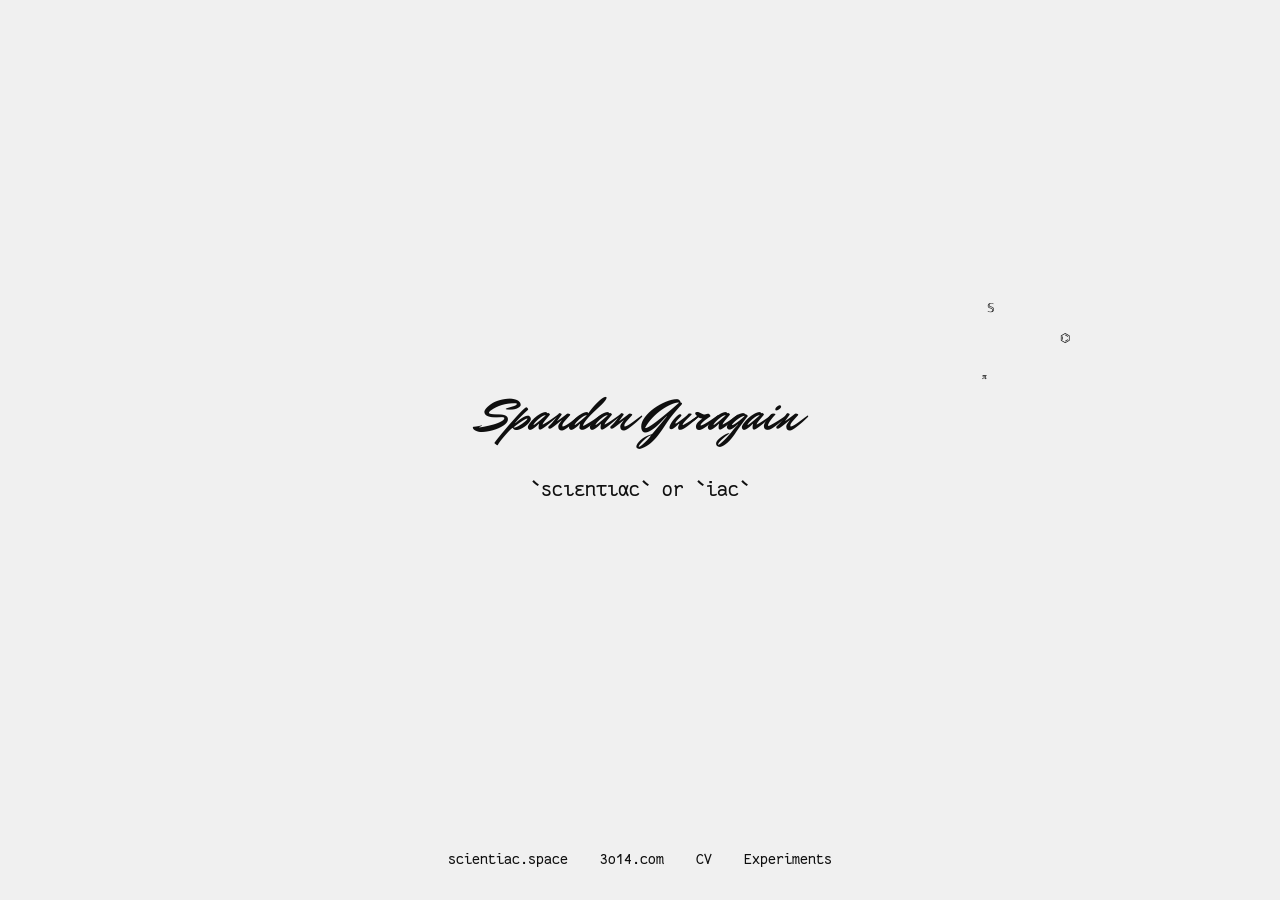
<file: index.html>
<!DOCTYPE html>
<html lang="en">
    <head>
	<meta charset="UTF-8">
	<meta name="viewport" content="width=device-width, initial-scale=1.0">
	<title>Spandan Guragain</title>
	<meta property="og:site_name" content="spandanguragain.com.np" />
	<meta property="og:image" content="https://spandanguragain.com.np/3o14.png" />
	<meta name="og:title" content="Spandan Guragain" />
	<link rel="stylesheet" href="style.css">
	<link rel="icon" href="data:image/svg+xml,<svg xmlns=%22http://www.w3.org/2000/svg%22 viewBox=%22-15 -10 100 100%22><text  y=%22.9em%22 font-size=%22100%22 fill=%22%23a1a1a1%22>𝕊</text></svg>">
    </head>
    <body>
	<div class="centered">
	    <div class="main">
	    <p>Spandan   Guragain <br> <span>`<a href="https://scientiac.space/" target="_blank">scιεnτιαc</a>` or `iac`</span>
	    </div>
	</div>

	<footer>
		    <a href="https://scientiac.space/" target="_blank"> scientiac.space </a><br>
		    <a href="https://3o14.com/" target="_blank"> 3o14.com </a><br>
		    <a href="/currywithvitamins" target="_blank"> CV </a><br>
		    <a href="/experiments" target="_blank"> Experiments </a><br>
	</footer>
	<script src="spandan.js"></script>
    </body>
</html>
</file>
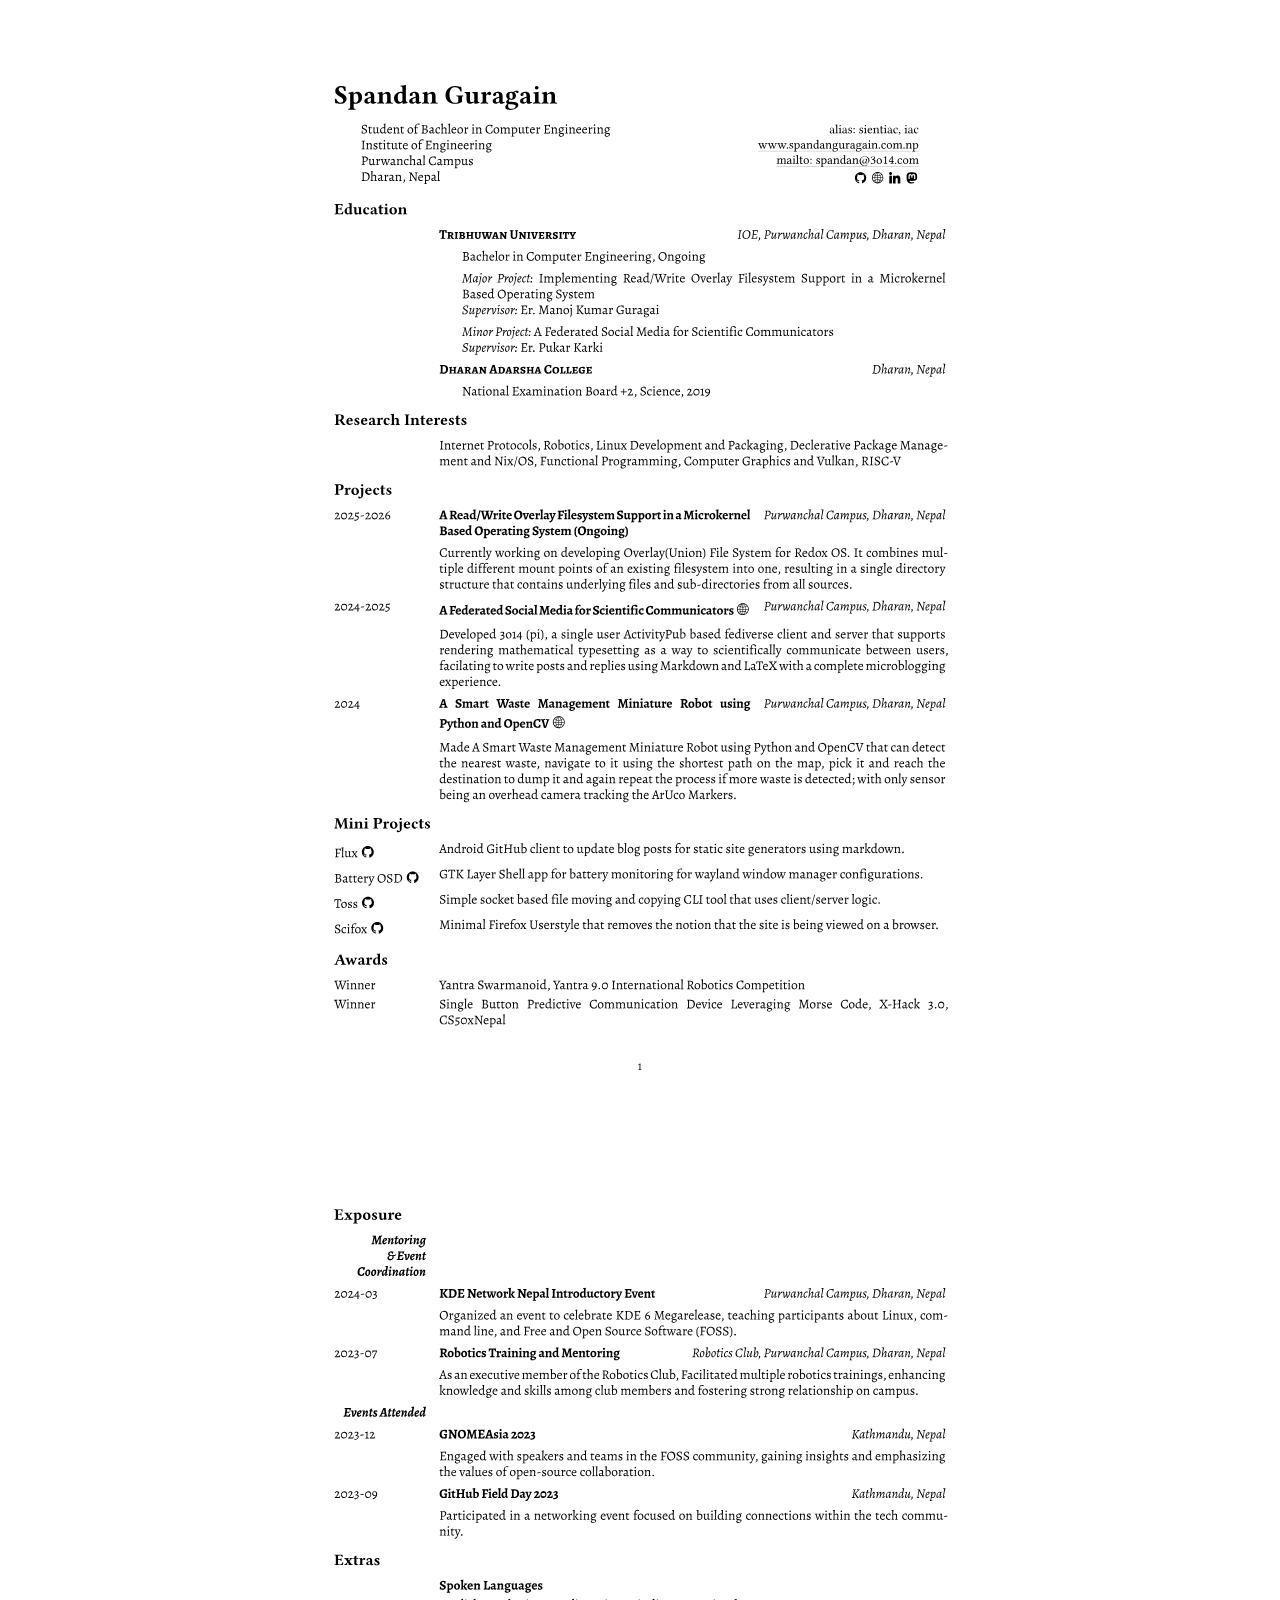
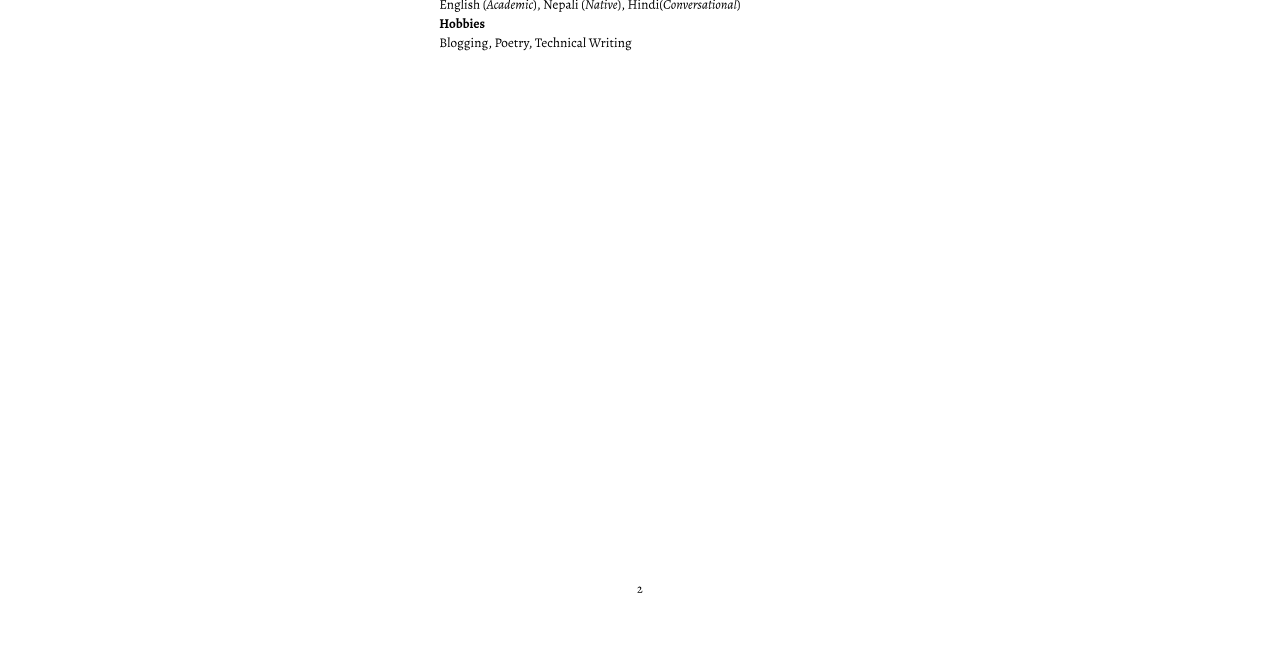
<file: currywithvitamins/index.html>
<!doctype html>
<html lang="en">
<head>
  <meta charset="utf-8" />
  <meta name="viewport" content="width=device-width,initial-scale=1" />
  <title>CV</title>
  <meta name="theme-color" content="#ffffff">
  <link rel="stylesheet" href="style.css">
</head>
<body>
  <div id="container"></div>

  <script>
    (async function () {
      const container = document.getElementById('container');
      const MAX = 2;

      for (let i = 1; i <= MAX; i++) {
        const response = await fetch(`${i}.svg`);
        const svgText = await response.text();

        const wrapper = document.createElement('div');
        wrapper.className = 'page';
        wrapper.innerHTML = svgText;

        container.appendChild(wrapper);
      }
    })();
  </script>
</body>
</html>
</file>
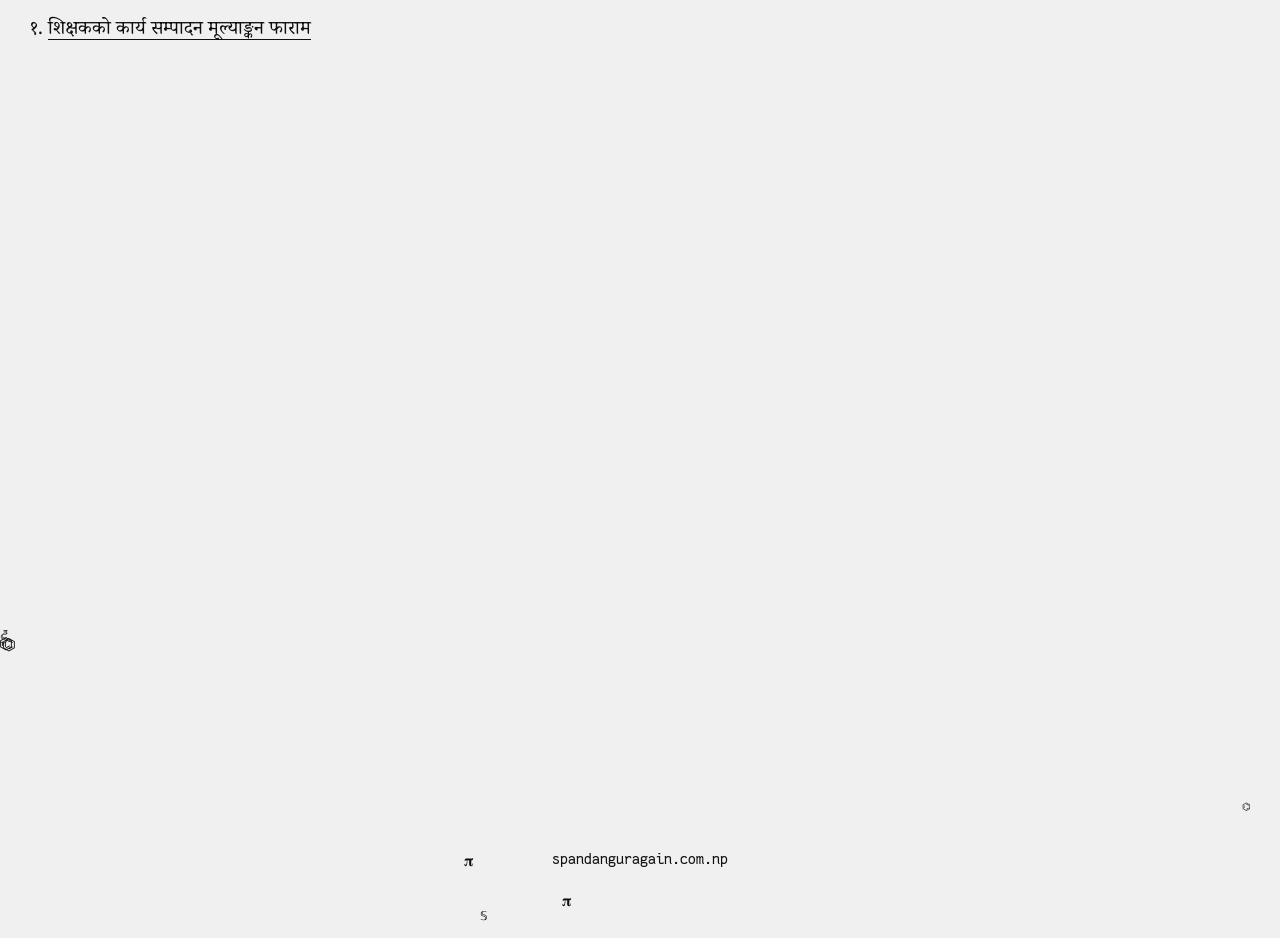
<file: experiments/index.html>
<!DOCTYPE html>
<html lang="en">

<head>
	<meta charset="UTF-8">
	<meta name="viewport" content="width=device-width, initial-scale=1.0">
	<title>Experiments | Spandan Guragain</title>
	<meta property="og:site_name" content="spandanguragain.com.np" />
	<meta property="og:image" content="https://spandanguragain.com.np/3o14.png" />
	<meta name="og:title" content="Experiments | Spandan Guragain" />
	<link rel="stylesheet" href="../style.css">
	<link href="https://fonts.googleapis.com/css2?family=Noto+Serif+Devanagari:wght@400;700&display=swap"
		rel="stylesheet">
	<link rel="icon"
		href="data:image/svg+xml,<svg xmlns=%22http://www.w3.org/2000/svg%22 viewBox=%22-15 -10 100 100%22><text  y=%22.9em%22 font-size=%22100%22 fill=%22%23a1a1a1%22>𝕊</text></svg>">
	<style>
		.centered {
			flex-grow: 1;
			display: flex;
			flex-direction: column;
			justify-content: flex-start;
			align-items: flex-start;
			padding: 1rem 1rem;
			text-align: left;
		}

		.experiment-list {
			list-style-type: devanagari;
			font-family: 'Noto Serif Devanagari', serif;
			font-size: 1.2rem;
			padding-left: 2rem;
			margin: 0;
		}

		.experiment-list li {
			margin-bottom: 0.8rem;
		}

		.experiment-list a {
			text-decoration: underline;
			text-underline-offset: 5px;
			text-decoration-thickness: 1px;
			transition: opacity 0.2s ease;
		}

		.experiment-list a:hover {
			opacity: 0.7;
		}
	</style>
</head>

<body>
	<div class="centered">
		<div class="main">
			<ol class="experiment-list">
				<li><a href="/performanceval">शिक्षकको कार्य सम्पादन मूल्याङ्कन फाराम</a></li>
			</ol>
		</div>
	</div>

	<footer>
		<a href="/"> spandanguragain.com.np </a><br>
	</footer>
	<script src="../spandan.js"></script>
</body>

</html>
</file>
<file: style.css>
@import url('https://fonts.googleapis.com/css2?family=Mr+Dafoe&display=swap');

@font-face {
  font-family: 'FantasqueSansMonoRegular';
  src: url('/fonts/FantasqueSansMonoRegular.ttf') format('truetype');
  font-weight: normal;
  font-style: normal;
}

body, html {
    height: 100dvh;
    margin: 0;
    display: flex;
    flex-direction: column;
    font-family: 'FantasqueSansMonoRegular', sans-serif;
    color: #f0f0f0;
    background-color: #0f0f0f;
}

@media (prefers-color-scheme: light) {
    body, html {
	background-color: #f0f0f0;
	color: #0f0f0f;
    }
}

.centered {
    font-family: "Mr Dafoe", cursive;
    font-weight: 400;
    font-style: normal;
    font-size: 3rem;
    flex-grow: 1;
    display: flex;
    justify-content: center;
    align-items: center;
    text-align: center;
}

.centered p {
    padding-top: 25%;
}

footer {
    text-align: center;
    padding: 1rem;
    text-decoration: none;
    display:flex;
    flex-direction: row;
    align-self: center;
}

footer a {
    padding: 1rem;
}

@media (max-width: 800px) {
  footer {
    flex-direction: column;
  }
  footer a {
       padding: 0.2rem;
  }
}


span {
    font-family: 'FantasqueSansMonoRegular', sans-serif;
    font-size: 1.4rem;
}

a {
    text-decoration: none; 
    color: #f0f0f0;
}

@media (prefers-color-scheme: light) {
    a {
	color: #0f0f0f;
    }
}

.emoji {
    position: absolute;
    user-select: none;
    pointer-events: none;
    opacity: 1;
    transition: opacity 2s ease;
}
</file>
<file: currywithvitamins/style.css>
html, body {
  margin: 0;
  padding: 0;
  background: #ffffff;
}

#container {
  min-height: 100vh;
  background: #ffffff;
  display: flex;
  flex-direction: column;
  align-items: center;
}

.page {
  background: #ffffff;
  display: flex;
  justify-content: center;
}

.page svg {
  display: block;
  width: 100%;
  height: auto;
  background: #ffffff;
}
</file>
